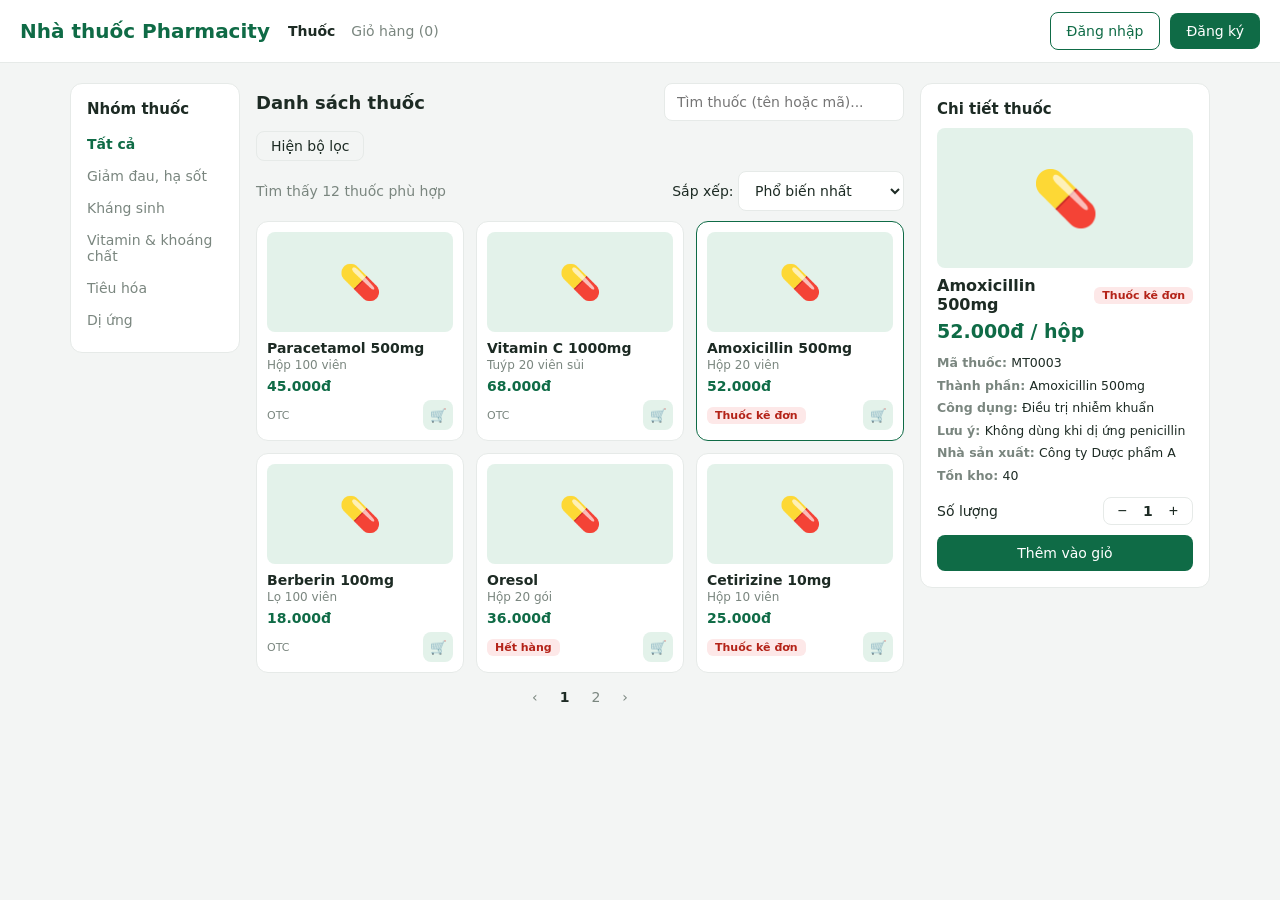
<file: index.html>
<!DOCTYPE html>
<html lang="vi"><head><meta charset="utf-8">
<meta name="viewport" content="width=device-width, initial-scale=1, viewport-fit=cover">
<title>Nhà thuốc Online</title>
<link rel="stylesheet" href="style.css"></head><body>
<header><div class="logo" data-go="shop"> Nhà thuốc Pharmacity</div><nav id="nav"></nav><span id="hr" class="row" style="gap:10px"></span></header>
<div class="wrap" id="app"></div>
<div id="modal"><div class="panel" id="mbox"></div></div><div id="toast"></div>
<script src="script.js"></script></body></html>
</file>
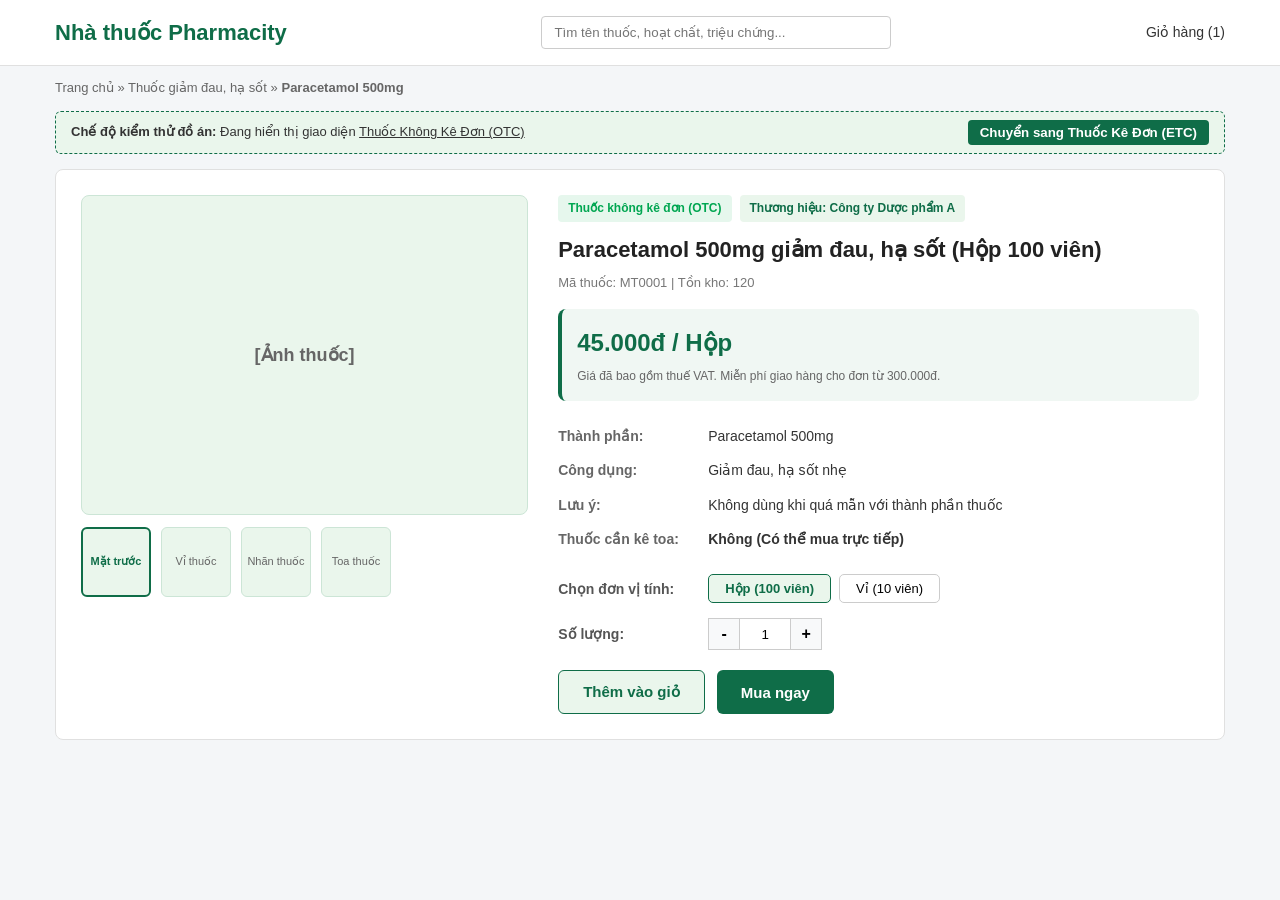
<file: US2.2.html>
<!DOCTYPE html>
<html lang="vi">
<head>
    <meta charset="UTF-8">
    <meta name="viewport" content="width=device-width, initial-scale=1.0">
    <title>Trang chi tiết thuốc</title>
    <style>
        * {
            box-sizing: border-box;
            margin: 0;
            padding: 0;
            font-family: Arial, sans-serif;
        }

        body {
            background-color: #f4f6f8;
            color: #333;
            font-size: 14px;
            line-height: 1.6;
        }

        a {
            text-decoration: none;
            color: inherit;
        }

        .container {
            max-width: 1200px;
            margin: 0 auto;
            padding: 0 15px;
        }

        .header {
            background-color: #ffffff;
            color: #333;
            padding: 15px 0;
            border-bottom: 1px solid #e0e0e0;
        }

        .header-content {
            display: flex;
            justify-content: space-between;
            align-items: center;
        }

        .logo {
            font-size: 22px;
            font-weight: bold;
            color: #0f6d48; 
        }

        .search-box input {
            width: 350px;
            padding: 8px 12px;
            border: 1px solid #ccc;
            border-radius: 4px;
        }

        .breadcrumb {
            padding: 12px 0;
            color: #666;
            font-size: 13px;
        }

        .breadcrumb a:hover {
            color: #0f6d48;
        }

        .demo-bar {
            background-color: #eaf6ec;
            border: 1px dashed #0f6d48; 
            padding: 8px 15px;
            border-radius: 6px;
            margin-bottom: 15px;
            display: flex;
            justify-content: space-between;
            align-items: center;
            font-size: 13px;
        }

        .demo-btn {
            background-color: #0f6d48;
            color: white;
            border: none;
            padding: 5px 12px;
            border-radius: 4px;
            cursor: pointer;
            font-weight: bold;
        }

        .product-detail-card {
            background: white;
            border-radius: 8px;
            border: 1px solid #e0e0e0;
            padding: 25px;
            display: flex;
            gap: 30px;
            margin-bottom: 20px;
        }

        .product-gallery {
            width: 40%;
            flex-shrink: 0;
        }

        .main-image {
            width: 100%;
            height: 320px;
            background-color: #eaf6ec; 
            border: 1px solid #cce5d6;
            border-radius: 8px;
            display: flex;
            align-items: center;
            justify-content: center;
            font-size: 18px;
            color: #666;
            font-weight: bold;
            margin-bottom: 12px;
        }

        .thumb-list {
            display: flex;
            gap: 10px;
        }

        .thumb-item {
            width: 70px;
            height: 70px;
            background-color: #eaf6ec;
            border: 1px solid #cce5d6;
            border-radius: 6px;
            display: flex;
            align-items: center;
            justify-content: center;
            font-size: 11px;
            text-align: center;
            color: #666;
            cursor: pointer;
            padding: 4px;
        }

        .thumb-item.active {
            border: 2px solid #0f6d48;
            color: #0f6d48;
            font-weight: bold;
        }

        .product-summary {
            flex: 1;
        }

        .badge-group {
            display: flex;
            gap: 8px;
            margin-bottom: 10px;
        }

        .badge {
            font-size: 12px;
            font-weight: bold;
            padding: 4px 10px;
            border-radius: 4px;
        }

        .badge-otc {
            background-color: #e6f7ed;
            color: #00a651;
        }

        .badge-rx {
            background-color: #fff4e5;
            color: #d97706;
            display: none;
        }

        .badge-brand {
            background-color: #eaf6ec;
            color: #0f6d48;
        }

        .product-title {
            font-size: 22px;
            font-weight: bold;
            color: #222;
            margin-bottom: 6px;
        }

        .product-code {
            font-size: 13px;
            color: #777;
            margin-bottom: 15px;
        }

        .price-box {
            background-color: #f0f7f3;
            padding: 15px;
            border-radius: 8px;
            border-left: 4px solid #0f6d48;
            margin-bottom: 18px;
        }

        .current-price {
            font-size: 24px;
            font-weight: bold;
            color: #0f6d48;
        }

        .price-note {
            font-size: 12px;
            color: #666;
            margin-top: 4px;
        }

        .meta-table {
            width: 100%;
            margin-bottom: 18px;
            border-collapse: collapse;
        }

        .meta-table td {
            padding: 6px 0;
            vertical-align: top;
        }

        .meta-label {
            width: 150px;
            color: #666;
            font-weight: bold;
        }

        .option-row {
            display: flex;
            align-items: center;
            margin-bottom: 15px;
        }

        .option-label {
            width: 150px;
            font-weight: bold;
            color: #555;
        }

        .unit-buttons {
            display: flex;
            gap: 8px;
        }

        .unit-btn {
            padding: 6px 16px;
            border: 1px solid #ccc;
            background: white;
            border-radius: 5px;
            cursor: pointer;
            font-size: 13px;
        }

        .unit-btn.active {
            border-color: #0f6d48;
            background-color: #eaf6ec;
            color: #0f6d48;
            font-weight: bold;
        }

        .qty-control {
            display: flex;
            align-items: center;
        }

        .qty-btn {
            width: 32px;
            height: 32px;
            border: 1px solid #ccc;
            background: #f8f9fa;
            cursor: pointer;
            font-size: 16px;
            font-weight: bold;
        }

        .qty-input {
            width: 50px;
            height: 32px;
            text-align: center;
            border-top: 1px solid #ccc;
            border-bottom: 1px solid #ccc;
            border-left: none;
            border-right: none;
        }

        .rx-warning-box {
            display: none;
            background-color: #fff8eb;
            border: 1px solid #f59e0b;
            color: #b45309;
            padding: 12px 15px;
            border-radius: 6px;
            margin-bottom: 15px;
            font-size: 13px;
        }

        .action-group {
            display: flex;
            gap: 12px;
            margin-top: 20px;
        }

        .btn-large {
            padding: 12px 24px;
            font-size: 15px;
            font-weight: bold;
            border-radius: 6px;
            cursor: pointer;
            border: none;
        }

        .btn-add-cart {
            background-color: #eaf6ec;
            color: #0f6d48;
            border: 1px solid #0f6d48;
        }

        .btn-buy-now {
            background-color: #0f6d48;
            color: white;
        }

        .btn-consult-rx {
            display: none;
            background-color: #d97706;
            color: white;
            width: 100%;
        }

        .info-section {
            background: white;
            border-radius: 8px;
            border: 1px solid #e0e0e0;
            padding: 25px;
            margin-bottom: 40px;
        }

        .info-tabs {
            display: flex;
            border-bottom: 2px solid #e0e0e0;
            margin-bottom: 20px;
            gap: 10px;
        }

        .tab-link {
            padding: 10px 18px;
            font-weight: bold;
            color: #555;
            border-bottom: 3px solid transparent;
            margin-bottom: -2px;
        }

        .tab-link:hover,
        .tab-link.active {
            color: #0f6d48;
            border-bottom-color: #0f6d48;
        }

        .content-block {
            margin-bottom: 25px;
            padding-bottom: 20px;
            border-bottom: 1px dashed #e0e0e0;
        }

        .content-block:last-child {
            border-bottom: none;
            margin-bottom: 0;
        }

        .content-title {
            font-size: 17px;
            font-weight: bold;
            color: #0f6d48;
            margin-bottom: 12px;
            border-left: 4px solid #0f6d48;
            padding-left: 10px;
        }

        .ingredient-table {
            width: 100%;
            max-width: 600px;
            border-collapse: collapse;
            margin-top: 10px;
        }

        .ingredient-table th,
        .ingredient-table td {
            border: 1px solid #ddd;
            padding: 8px 12px;
            text-align: left;
        }

        .ingredient-table th {
            background-color: #f4f6f8;
        }

        .content-list {
            padding-left: 20px;
        }

        .content-list li {
            margin-bottom: 6px;
        }

        @media (max-width: 768px) {
            .product-detail-card { flex-direction: column; }
            .product-gallery { width: 100%; }
        }
    </style>
</head>
<body>
    <header class="header">
        <div class="container header-content">
            <a href="index.html" class="logo">Nhà thuốc Pharmacity</a>
            <div class="search-box">
                <input type="text" placeholder="Tìm tên thuốc, hoạt chất, triệu chứng...">
            </div>
            <div>Giỏ hàng (1)</div>
        </div>
    </header>
    <div class="container">
        <div class="breadcrumb">
            <a href="index.html">Trang chủ</a> » 
            <a href="index.html">Thuốc giảm đau, hạ sốt</a> » 
            <strong>Paracetamol 500mg</strong>
        </div>
        <div class="demo-bar">
            <span><strong>Chế độ kiểm thử đồ án:</strong> Đang hiển thị giao diện <u id="demo-status">Thuốc Không Kê Đơn (OTC)</u></span>
            <button class="demo-btn" onclick="togglePrescriptionMode()">Chuyển sang Thuốc Kê Đơn (ETC)</button>
        </div>
        <div class="product-detail-card">
            <div class="product-gallery">
                <div class="main-image" id="mainImage">
                    [Ảnh thuốc]
                </div>
                <div class="thumb-list">
                    <div class="thumb-item active" onclick="changeImage(this, '[Mặt trước]')">Mặt trước</div>
                    <div class="thumb-item" onclick="changeImage(this, '[Vỉ thuốc]')">Vỉ thuốc</div>
                    <div class="thumb-item" onclick="changeImage(this, '[Nhãn thuốc]')">Nhãn thuốc</div>
                    <div class="thumb-item" onclick="changeImage(this, '[Toa thuốc]')">Toa thuốc</div>
                </div>
            </div>
            <div class="product-summary">
            
                <div class="badge-group">
                    <span class="badge badge-otc" id="badgeOTC">Thuốc không kê đơn (OTC)</span>
                    <span class="badge badge-rx" id="badgeRX">Thuốc kê đơn (ETC - Cần đơn bác sĩ)</span>
                    <span class="badge badge-brand">Thương hiệu: Công ty Dược phẩm A</span>
                </div>

                <h1 class="product-title">Paracetamol 500mg giảm đau, hạ sốt (Hộp 100 viên)</h1>
                <div class="product-code">Mã thuốc: MT0001 | Tồn kho: 120</div>
                <div class="price-box">
                    <div class="current-price" id="displayPrice">45.000đ / Hộp</div>
                    <div class="price-note">Giá đã bao gồm thuế VAT. Miễn phí giao hàng cho đơn từ 300.000đ.</div>
                </div>
                <table class="meta-table">
                    <tr>
                        <td class="meta-label">Thành phần:</td>
                        <td>Paracetamol 500mg</td>
                    </tr>
                    <tr>
                        <td class="meta-label">Công dụng:</td>
                        <td>Giảm đau, hạ sốt nhẹ</td>
                    </tr>
                    <tr>
                        <td class="meta-label">Lưu ý:</td>
                        <td>Không dùng khi quá mẫn với thành phần thuốc</td>
                    </tr>
                    <tr>
                        <td class="meta-label">Thuốc cần kê toa:</td>
                        <td><strong id="rxTextStatus">Không (Có thể mua trực tiếp)</strong></td>
                    </tr>
                </table>
                <div class="option-row">
                    <div class="option-label">Chọn đơn vị tính:</div>
                    <div class="unit-buttons">
                        <button class="unit-btn active" onclick="selectUnit(this, '45.000đ / Hộp')">Hộp (100 viên)</button>
                        <button class="unit-btn" onclick="selectUnit(this, '5.000đ / Vỉ')">Vỉ (10 viên)</button>
                    </div>
                </div>
                <div class="option-row" id="qtyRow">
                    <div class="option-label">Số lượng:</div>
                    <div class="qty-control">
                        <button class="qty-btn" onclick="updateQty(-1)">-</button>
                        <input type="text" id="qtyInput" class="qty-input" value="1" readonly>
                        <button class="qty-btn" onclick="updateQty(1)">+</button>
                    </div>
                </div>
                <div class="rx-warning-box" id="rxWarningBox">
                    <strong>Lưu ý pháp lý:</strong> Đây là <strong>Thuốc kê đơn (ETC)</strong>. Theo quy định của Bộ Y tế, hệ thống không bán trực tiếp qua giỏ hàng. Vui lòng gửi hình ảnh đơn thuốc hoặc bấm nút bên dưới để Dược sĩ liên hệ tư vấn.
                </div>
                <div class="action-group">
                    <button class="btn-large btn-add-cart" id="btnCart">Thêm vào giỏ</button>
                    <button class="btn-large btn-buy-now" id="btnBuy">Mua ngay</button>
                    <button class="btn-large btn-consult-rx" id="btnConsult">Gửi đơn thuốc / Tư vấn với Dược sĩ</button>
                </div>

            </div>
        </div>
    </div>
    <script>
        function changeImage(thumbElement, imageText) {
            document.getElementById('mainImage').innerText = imageText;
            var thumbs = document.querySelectorAll('.thumb-item');
            thumbs.forEach(function(item) {
                item.classList.remove('active');
            });
            thumbElement.classList.add('active');
        }
        function selectUnit(btnElement, priceText) {
            document.getElementById('displayPrice').innerText = priceText;
            var buttons = document.querySelectorAll('.unit-btn');
            buttons.forEach(function(btn) {
                btn.classList.remove('active');
            });
            btnElement.classList.add('active');
        }
        function updateQty(change) {
            var input = document.getElementById('qtyInput');
            var currentQty = parseInt(input.value);
            var newQty = currentQty + change;
            if (newQty >= 1) {
                input.value = newQty;
            }
        }
        var isPrescription = false;
        function togglePrescriptionMode() {
            isPrescription = !isPrescription;

            var badgeOTC = document.getElementById('badgeOTC');
            var badgeRX = document.getElementById('badgeRX');
            var rxTextStatus = document.getElementById('rxTextStatus');
            var rxWarningBox = document.getElementById('rxWarningBox');
            var qtyRow = document.getElementById('qtyRow');
            var btnCart = document.getElementById('btnCart');
            var btnBuy = document.getElementById('btnBuy');
            var btnConsult = document.getElementById('btnConsult');
            var demoStatus = document.getElementById('demo-status');

            if (isPrescription) {
                badgeOTC.style.display = 'none';
                badgeRX.style.display = 'inline-block';
                rxTextStatus.innerText = 'Có (Chỉ bán khi có đơn thuốc của bác sĩ)';
                rxTextStatus.style.color = '#d97706';
                rxWarningBox.style.display = 'block';
                qtyRow.style.display = 'none';
                btnCart.style.display = 'none';
                btnBuy.style.display = 'none';
                btnConsult.style.display = 'block';
                demoStatus.innerText = 'Thuốc Kê Đơn (ETC)';
            } else {
                badgeOTC.style.display = 'inline-block';
                badgeRX.style.display = 'none';
                rxTextStatus.innerText = 'Không (Có thể mua trực tiếp)';
                rxTextStatus.style.color = '#333';
                rxWarningBox.style.display = 'none';
                qtyRow.style.display = 'flex';
                btnCart.style.display = 'inline-block';
                btnBuy.style.display = 'inline-block';
                btnConsult.style.display = 'none';
                demoStatus.innerText = 'Thuốc Không Kê Đơn (OTC)';
            }
        }
    </script>
</body>
</html>
</file>
<file: style.css>
:root{box-sizing:border-box;padding-top:env(safe-area-inset-top,0px);padding-bottom:env(safe-area-inset-bottom,0px);--bg:#f3f5f4;--card:#fff;--text:#1d2b24;--mute:#7a867f;--brand:#0f6b46;--soft:#e3f2ea;--line:#e6eae8;--bad:#b42318;--badbg:#fde8e8;--dark:#1d2b24;color-scheme:light}
html{scroll-padding-top:env(safe-area-inset-top,0px)}
@media(prefers-color-scheme:dark){:root:not([data-theme="light"]){--bg:#111815;--card:#1a2420;--text:#e8efeb;--mute:#93a29a;--brand:#3fbf86;--soft:#1f3a2e;--line:#2a3832;--bad:#ff8a80;--badbg:#3b1d1d;--dark:#e8efeb;color-scheme:dark}}
:root[data-theme="dark"]{--bg:#111815;--card:#1a2420;--text:#e8efeb;--mute:#93a29a;--brand:#3fbf86;--soft:#1f3a2e;--line:#2a3832;--bad:#ff8a80;--badbg:#3b1d1d;--dark:#e8efeb;color-scheme:dark}
*{box-sizing:border-box}body{margin:0;background:var(--bg);color:var(--text);font:14px system-ui,-apple-system,"Segoe UI",Roboto,sans-serif}
header{background:var(--card);border-bottom:1px solid var(--line);display:flex;align-items:center;gap:18px;padding:12px 20px;position:sticky;top:env(safe-area-inset-top,0px);z-index:5;flex-wrap:wrap}
.logo{font-weight:700;font-size:20px;color:var(--brand);cursor:pointer}nav{display:flex;gap:16px;flex:1}nav a,.lnk{color:var(--mute);text-decoration:none;cursor:pointer}nav a.on{color:var(--text);font-weight:600}.lnk{color:var(--brand);font-weight:600}
input,select{border:1px solid var(--line);background:var(--card);color:var(--text);border-radius:8px;padding:10px 12px;font:inherit;width:100%}input[type=checkbox],input[type=range]{width:auto;padding:0}input[type=range]{width:100%;accent-color:var(--brand)}
.btn{background:var(--brand);color:#fff;border:0;border-radius:8px;padding:10px 16px;font:inherit;cursor:pointer;white-space:nowrap}.btn:disabled{opacity:.45;cursor:not-allowed}.btn.o{background:transparent;color:var(--brand);border:1px solid var(--brand)}.btn.d{background:var(--dark);color:var(--card)}
.wrap{max-width:1180px;margin:auto;padding:20px}.panel{background:var(--card);border:1px solid var(--line);border-radius:12px;padding:16px}
h1{margin:0;font-size:24px}h2{margin:0 0 12px;font-size:18px}h3{margin:0 0 10px;font-size:15px}.mute{color:var(--mute)}.row{display:flex;justify-content:space-between;align-items:center;gap:8px}
.shop{display:grid;grid-template-columns:170px 1fr 290px;gap:16px;align-items:start}
.cats div{padding:8px 0;cursor:pointer;color:var(--mute)}.cats div.on{color:var(--brand);font-weight:700}
.grid{display:grid;grid-template-columns:repeat(3,1fr);gap:12px}.card{background:var(--card);border:1px solid var(--line);border-radius:12px;padding:10px;cursor:pointer}.card.sel{border-color:var(--brand)}
.img{background:var(--soft);border-radius:8px;height:100px;display:flex;align-items:center;justify-content:center;margin-bottom:8px;font-size:34px}.dimg{height:140px;font-size:54px}
.price{color:var(--brand);font-weight:700}.unit{color:var(--mute);font-size:12px;margin:2px 0 6px}.tag{background:var(--badbg);color:var(--bad);font-size:11px;padding:2px 8px;border-radius:6px;font-weight:600;white-space:nowrap}
.ok{background:var(--soft);color:var(--brand);padding:3px 12px;border-radius:99px;font-size:12px;font-weight:600}.off{background:var(--line);color:var(--mute);padding:3px 12px;border-radius:99px;font-size:12px}
.chip{border:1px solid var(--line);background:var(--bg);color:var(--text);padding:6px 14px;border-radius:8px;cursor:pointer;font:inherit}.chip.on{background:var(--soft);border-color:var(--brand);color:var(--brand)}
.sm{width:30px;height:30px;border-radius:8px;border:0;background:var(--soft);color:var(--brand);cursor:pointer}
.qty{display:inline-flex;align-items:center;gap:10px;border:1px solid var(--line);border-radius:8px;padding:3px 8px}.qty button{border:0;background:none;color:var(--text);cursor:pointer;font-size:16px}
.pager{display:flex;justify-content:center;gap:10px;margin-top:14px;color:var(--mute)}.pager span{cursor:pointer;padding:2px 6px}.pager .on{color:var(--text);font-weight:700}
dl{margin:10px 0;font-size:12.5px;line-height:1.8}dt{display:inline;font-weight:600;color:var(--mute)}dd{display:inline;margin:0}dd::after{content:"";display:block}
.crow{display:grid;grid-template-columns:2fr 1fr 1fr 1fr;align-items:center;gap:10px;padding:14px 20px;background:var(--card);border-radius:12px;margin-bottom:12px;border:1px solid var(--line)}.crow .img{width:64px;height:56px;margin:0;font-size:24px}.crow>div:nth-child(n+2){text-align:center}.crow>div:last-child{text-align:right}
.hd{color:var(--mute);font-size:15px}.sum{margin-top:20px}.sum .row{padding:6px 0}.tot{font-size:18px;font-weight:700;border-top:1px solid var(--line);margin-top:6px;padding-top:12px!important}
table{width:100%;border-collapse:collapse}th,td{padding:14px 10px;text-align:left;border-bottom:1px solid var(--line)}th{background:var(--bg);font-weight:600}
.auth{display:grid;grid-template-columns:1fr 1fr;gap:20px;max-width:880px;margin:20px auto}.f{margin-bottom:12px}.f label{display:block;font-size:12px;color:var(--mute);margin-bottom:4px}.f input.e{border-color:var(--bad)}.err{color:var(--bad);font-size:12px;margin-top:3px}.alert{background:var(--badbg);color:var(--bad);padding:10px 12px;border-radius:8px;margin-bottom:12px}
#modal{position:fixed;inset:0;background:#0008;display:none;align-items:center;justify-content:center;z-index:20;padding:16px}#modal.on{display:flex}#modal .panel{width:min(420px,100%)}
#toast{position:fixed;left:50%;bottom:calc(20px + env(safe-area-inset-bottom,0px));transform:translateX(-50%);background:var(--dark);color:var(--card);padding:10px 16px;border-radius:8px;opacity:0;transition:.2s;pointer-events:none;z-index:30}#toast.show{opacity:1}
.sc{overflow-x:auto}
@media(max-width:980px){.shop{grid-template-columns:1fr}.cats{display:flex;gap:14px;overflow-x:auto}.cats div{white-space:nowrap}.grid{grid-template-columns:repeat(2,1fr)}.auth{grid-template-columns:1fr}.crow{grid-template-columns:1fr 1fr}.crow>div{text-align:left!important}}

.qty input{width:44px;text-align:center;border:0;background:transparent;padding:2px;-moz-appearance:textfield}
.qty input::-webkit-outer-spin-button,.qty input::-webkit-inner-spin-button{-webkit-appearance:none;margin:0}
.qty button:disabled{opacity:.3;cursor:not-allowed}
.note{margin-bottom:12px;color:var(--mute)}
</file>
